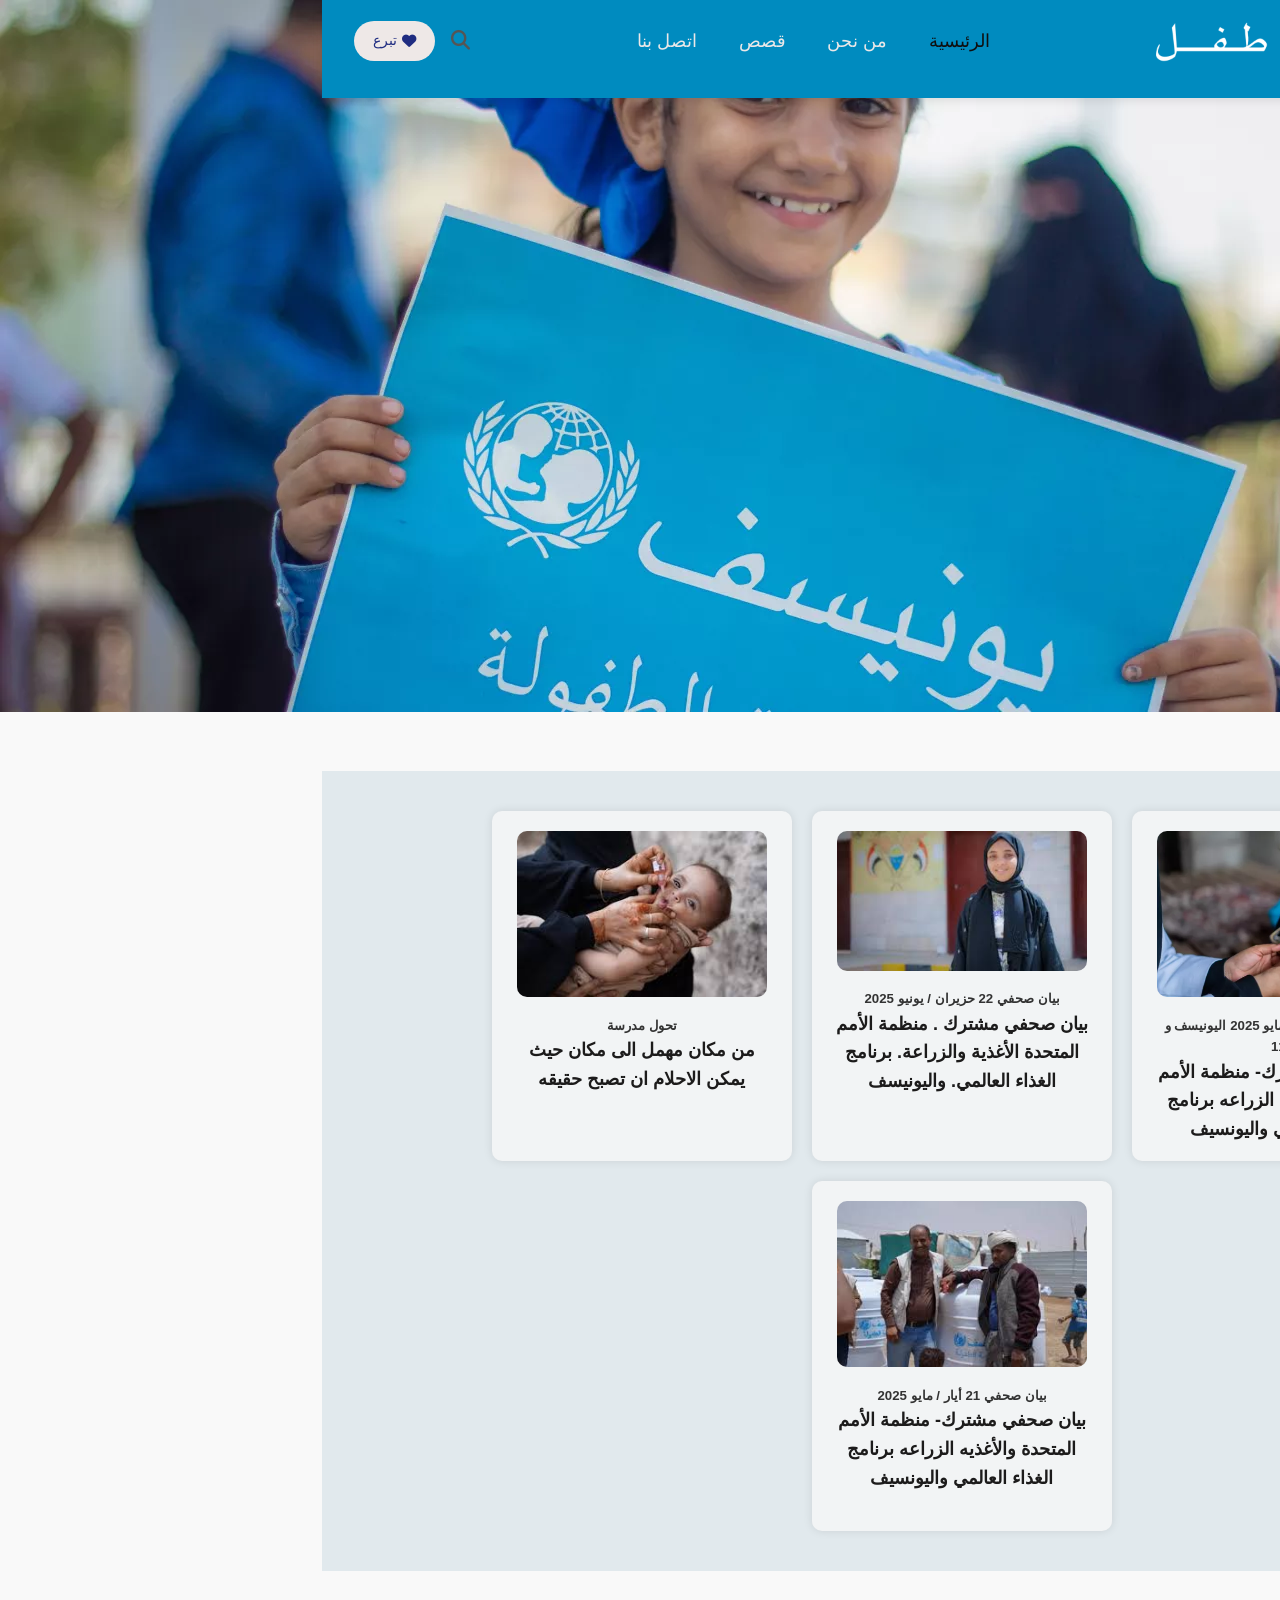
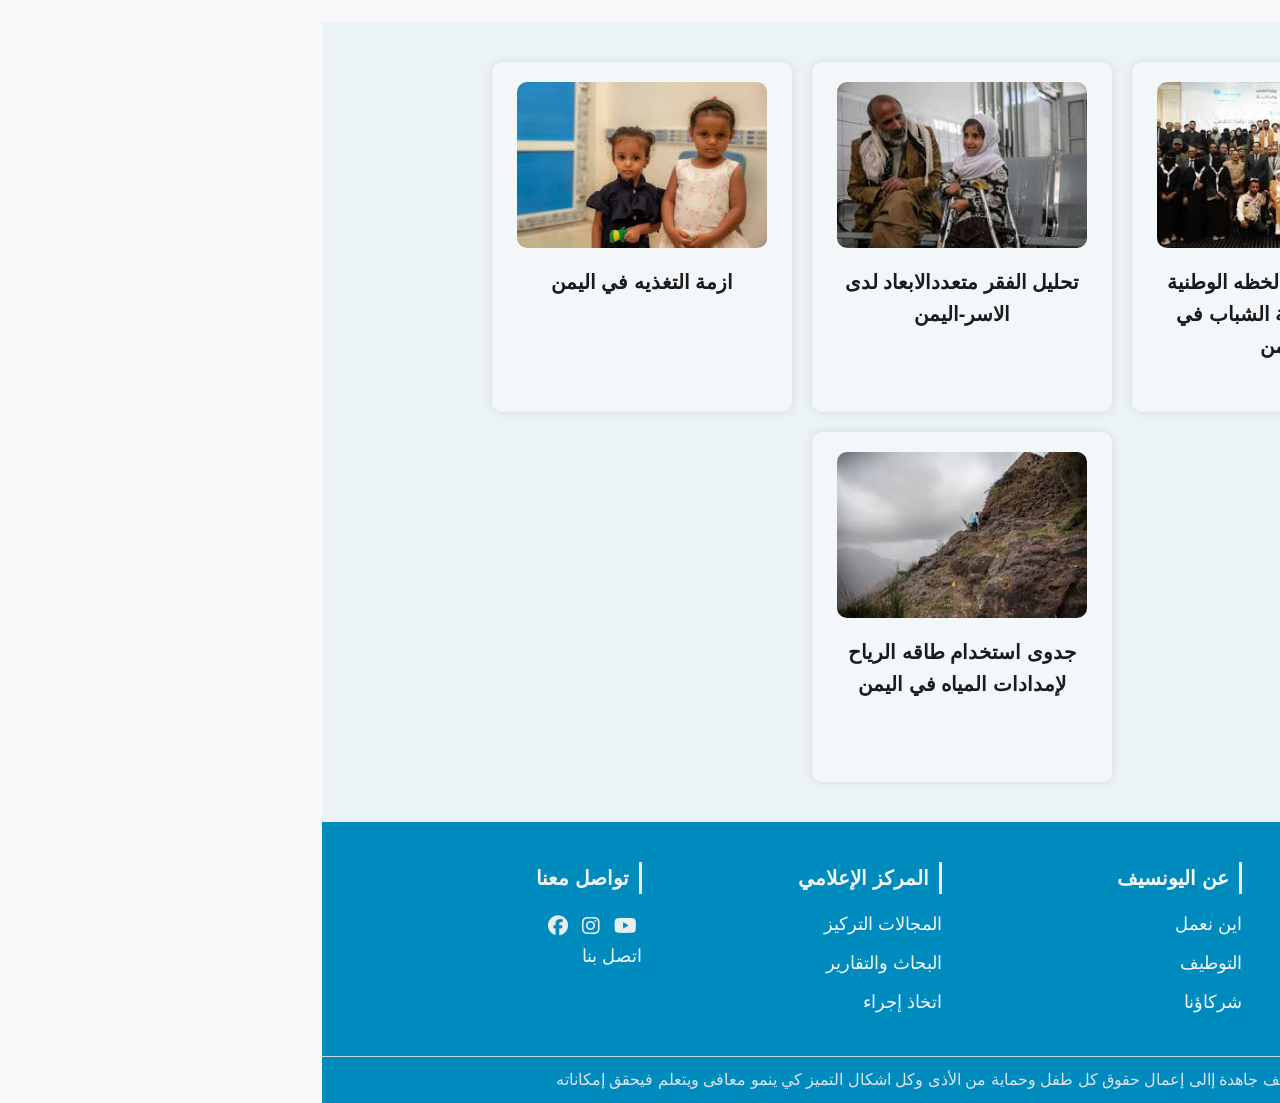
<file: index.html>
<!DOCTYPE html>
<html lang="ar" dir="rtl">
<head>
    <meta charset="UTF-8">
    <meta name="viewport" content="width=device-width, initial-scale=1.0">
    <link rel="stylesheet" href="https://cdnjs.cloudflare.com/ajax/libs/font-awesome/6.5.0/css/all.min.css" integrity="sha512-..." crossorigin="anonymous" referrerpolicy="no-referrer" />
    <title>اليونيسف</title>
    <link rel="stylesheet" href="css/style.css">
    <link rel="stylesheet" href="css/add.css">
 
    
 
</head>
<body>

   <!-- شريط التنقل -->
   
    <header class="header">
        <nav class="navbar">
            <!-- الشعار على اليمين -->
            <div class="logo-container">
                <img src="image/log.png" alt="شعار الموقع" class="logo">
               
            </div>
            
            <!-- عناصر القائمة -->
            <ul class="nav-links">
                <li><a href="index.html" class="active">الرئيسية</a></li>
                <li><a href="#"> من نحن </a></li>
                <li><a href="pages/stories.html">قصص</a></li>
                <li><a href="pages/contactus.html">اتصل بنا</a></li>
        
            </ul>
            <!-- عناصر التحكم -->
            <div class="nav-controls">
                <!-- أيقونة البحث -->
                <div class="search-icon">
                    <i class="fas fa-search"></i>
                </div>
                <!-- زر التبرع -->
                <a href="#" class="donate-btn">
                    <i class="fas fa-heart"></i>
                    تبرع
                </a>
                <!-- زر الهامبرجر -->
                <div class="hamburger-menu">
                    <div class="line line1"></div>
                    <div class="line line2"></div>
                    <div class="line line3"></div>
                </div>
            </div>
        
            <!-- قائمة الهاتف المنزلقة -->
            <div class="mobile-menu">
                <ul class="mobile-links">
                    <li><a href="#" class="active">الرئيسية</a></li>
                     <li><a href="#">من نحن</a></li>
                    <li><a href="pages/stories.html">القصص </a></li>
                    <li><a href="pages/contactus.html">اتصل بنا</a></li>
                </ul>
                
                <!-- زر التبرع في القائمة المنسدلة -->
                <a href="#" class="mobile-donate-btn">
                    <i class="fas fa-heart"></i>
                    تبرع الآن
                </a>
            </div>
        </nav>
    </header>

     <!-- القسم الرئيسي مع الصورة على اليمين -->
   
          <!-- الصورة على اليمين -->
            <div class="full-image1">
      <img src="image/12.jpeg" alt="imag">

      </div>

    </div>
            
            
      

    <!-- نموذج البحث -->
    <div class="search-overlay">
        <div class="search-container">
            <input type="text" placeholder="ابحث هنا...">
            <button><i class="fas fa-search"></i></button>
            <span class="close-search"><i class="fas fa-times"></i></span>
        </div>
    </div>

<h1>آخر الأخبار والقصص</h1>
  
  <section class="features-section">
  <div class="feature-box">
    <div class="icon-circle">
       <img src="image/B.jpeg" alt="Icon 1">
    </div>
       <h5>بيان صحفي 21 أيار / مايو 2025
اليونيسف و 115
</h5>
    <h2>بيان صحفي مشترك- منظمة الأمم المتحدة والأغذيه الزراعه برنامج الغذاء العالمي واليونسيف</h2>
  </div>
     </div>
     <div class="feature-box">
    <div class="icon-circle">
       <img src="image/B3.jpeg" alt="Icon 1">
    </div>
      <h5>بيان صحفي 22 حزيران / يونيو 2025</h5>
    <h2>  بيان صحفي مشترك .

منظمة الأمم المتحدة الأغذية والزراعة.

برنامج الغذاء العالمي. واليونيسف
    </h2>
  </div>
     </div>
     <div class="feature-box">
    <div class="icon-circle">
       <img src="image/B2.jpeg" alt="Icon 1">
    </div>
  
      <h5>تحول مدرسة</h5>
    <h2>        من مكان مهمل الى مكان حيث يمكن الاحلام ان تصبح حقيقه   </h2>
  </div>
     </div>
     <div class="feature-box">
    <div class="icon-circle">
       <img src="image/B4.jpeg" alt="Icon 1">
    </div>
      <h5> بيان صحفي 21 أيار / مايو 2025</h5>
    <h2>بيان صحفي مشترك- منظمة الأمم المتحدة والأغذيه الزراعه برنامج الغذاء العالمي واليونسيف</h2>
  </div>
     </div>
     
  </section>
<h1>التقارير والمنشورات</h1>
  
  <section class="features-section1">
  <div class="feature-box1">
    <div class="imag-circle">
       <img src="image/A1.jpeg" alt="Icon 1">
    </div>
   <h2>فريق تمكين- الخظه الوطنية لتمكين وتنمية الشباب في البمن</h2>
  
  </div>
     </div>
     <div class="feature-box1">
    <div class="imag-circle">
       <img src="image/A2.jpeg" alt="Icon 1">
    </div>
      <h2>تحليل الفقر متعددالابعاد لدى الاسر-اليمن</h2>
   
  </div>
     </div>
     <div class="feature-box1">
    <div class="imag-circle">
       <img src="image/A3.jpeg" alt="Icon 1">
    </div>
      <h2>ازمة التغذيه في اليمن</h3>
   
  </div>
     </div>
     <div class="feature-box1">
    <div class="icon-circle">
       <img src="image/A4.jpeg" alt="Icon 1">
    </div>
 
        <h2>جدوى استخدام طاقه الرياح لإمدادات المياه في اليمن</h2>
   
  </div>
     </div>
     
  </section>



    <!-- قسم الفوتر -->
    
<footer class="footer">
  <div class="footer-container">
    <div class="footer-column">
      <h3>الروابط السريعه</h3>
      <ul class="u1">
        <li><a href="index.html"> الرئيسية</a></li>
        <li><a href="#"> من نحن</a></li>
        <li><a href="pages/stories.html"> قصص</a></li>
      </ul>
    </div>
    <div class="footer-column">
      <h3>عن اليونسيف</h3>
      <ul>
        <li><a href="#"> اين نعمل </a></li>
        <li><a href="#"> التوطيف</a></li>
        <li><a href="#"> شركاؤنا</a></li>
      </ul>
    </div>
    <div class="footer-column">
      <h3>المركز الإعلامي</h3>
      <ul>
        <li><a href="#"> المجالات التركيز</a></li>
        <li><a href="#">  البحاث والتقارير</a></li>
        <li><a href="#">   اتخاذ إجراء</a></li>
      </ul>
    </div>
    <div class="footer-column">
      <h3>تواصل معنا</h3>
      <ul class="social-icons">
       <a href="https://www.youtube.com/user/UNICEFYemen"><i class="fab fa-youtube"></i></a>
        <a href="https://www.instagram.com/unicef_yemen/"><i class="fab fa-instagram"></i></a>
        <a href="https://www.facebook.com/unicefyemen/"><i class="fab fa-facebook"></i></a>
      </ul>
      <ul>
        <li><a href="#">  اتصل بنا </a></li>
       
        
      </ul>
    </div>
    <!-- يمكنك إضافة عمود رابع لشعار المنظمة إذا أحببت -->
  </div>
  <div class="footer-bottom">
    <p>تسعى اليونسيف جاهدة إالى إعمال حقوق كل طفل وحماية من الأذى وكل اشكال التميز كي ينمو معافى ويتعلم فيحقق إمكاناته  </p>
  </div>
</footer>
 <script src="js/script.js"></script>
</body>
</html>
</file>
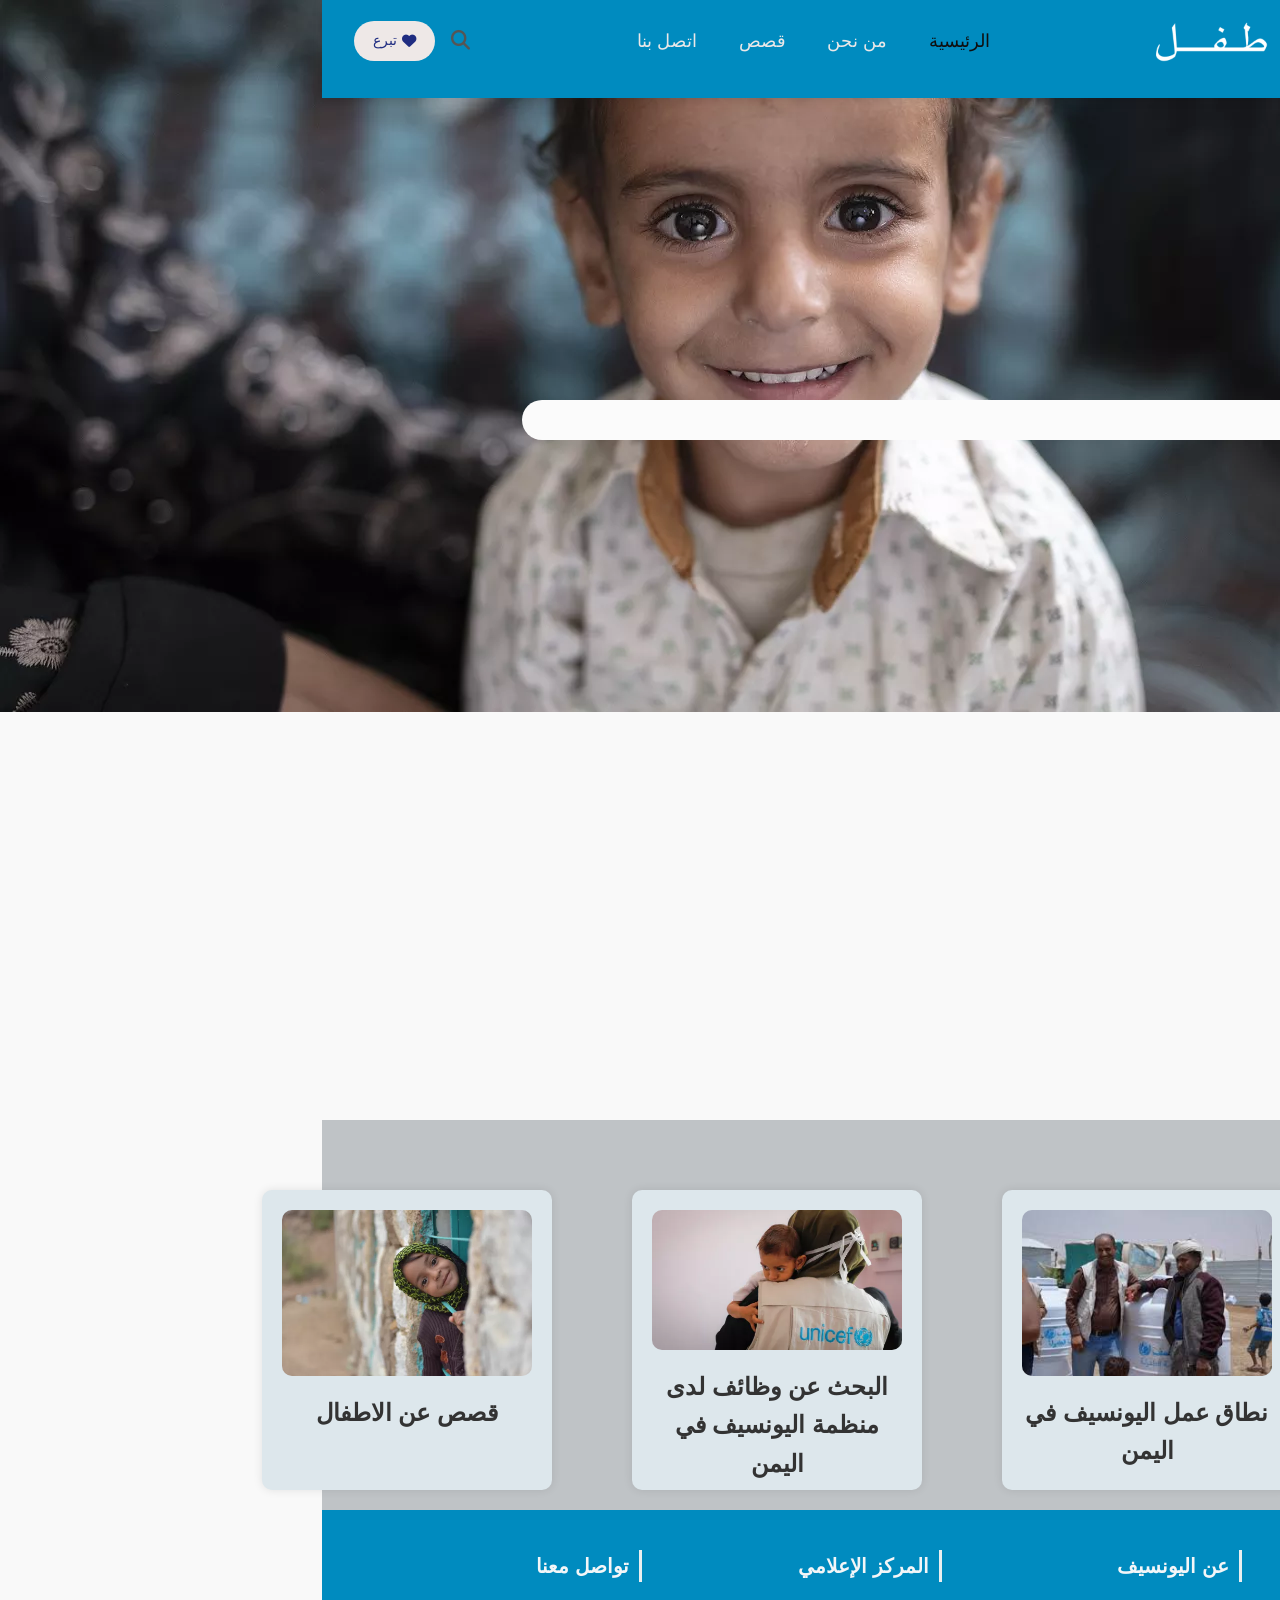
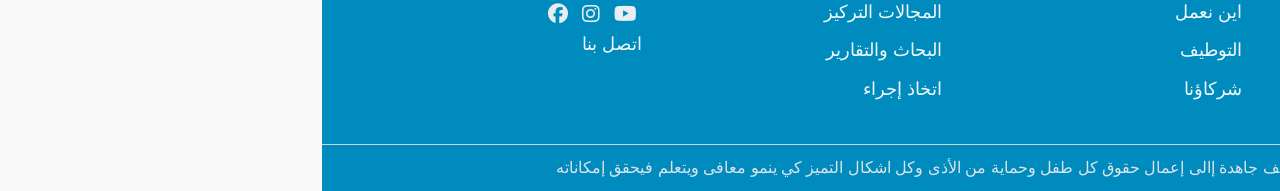
<file: pages/contactus.html>
<!DOCTYPE html>
<html lang="en">
<head>
    <meta charset="UTF-8">
    <meta name="viewport" content="width=device-width, initial-scale=1.0">
    <link rel="stylesheet" href="https://cdnjs.cloudflare.com/ajax/libs/font-awesome/6.5.0/css/all.min.css" integrity="sha512-..." crossorigin="anonymous" referrerpolicy="no-referrer" />
    <link href="https://fonts.googleapis.com/css2?family=Lato:wght@400;700&display=swap" rel="stylesheet">
    <title>قصص</title>
     <link rel="stylesheet" href="../css/style.css">
     <link rel="stylesheet" href="../css/add.css">
   
</head>
<body>
   <!-- شريط التنقل -->
   
    <header class="header">
        <nav class="navbar">
            <!-- الشعار على اليمين -->
            <div class="logo-container">
                <img src="../image/log.png" alt="شعار الموقع" class="logo">
               
            </div>
            
            <!-- عناصر القائمة -->
            <ul class="nav-links">
                <li><a href="../index.html" class="active">الرئيسية</a></li>
                <li><a href="#"> من نحن </a></li>
                <li><a href="../pages/stories.html">قصص</a></li>
                <li><a href="../pages/contactus.html">اتصل بنا</a></li>
        
            </ul>
            <!-- عناصر التحكم -->
            <div class="nav-controls">
                <!-- أيقونة البحث -->
                <div class="search-icon">
                    <i class="fas fa-search"></i>
                </div>
                <!-- زر التبرع -->
                <a href="#" class="donate-btn">
                    <i class="fas fa-heart"></i>
                    تبرع
                </a>
                <!-- زر الهامبرجر -->
                <div class="hamburger-menu">
                    <div class="line line1"></div>
                    <div class="line line2"></div>
                    <div class="line line3"></div>
                </div>
            </div>
        
            <!-- قائمة الهاتف المنزلقة -->
            <div class="mobile-menu">
                <ul class="mobile-links">
                    <li><a href="../index.html" class="active">الرئيسية</a></li>
                     <li><a href="#">من نحن</a></li>
                    <li><a href="../pages/stories.html">القصص </a></li>
                    <li><a href="../pages/contactus.html">اتصل بنا</a></li>
                </ul>
                
                <!-- زر التبرع في القائمة المنسدلة -->
                <a href="#" class="mobile-donate-btn">
                    <i class="fas fa-heart"></i>
                    تبرع الآن
                </a>
            </div>
        </nav>
    </header>
  

    <div class="full-image1">
      <img src="../image/13.jpeg" alt="imag">
      <div class="overlay1">
<!-- <h1> قصص من اليمن</h1>
<p>قصص مِن وعَن الأطفال الذين يعيشون في اليمن</p> -->



    </div>
      </div>
     


<section class="conta-sec">
    <div class="conta-box">
        <div class="imge-srs">
<img src="../image/T1.jpeg" alt="">

        </div>
        <h2>     تحول مدرسةمكان تصبح الحلام حقيقه</h2>
    </div>
      <div class="conta-box">
        <div class="imge-srs">
<img src="../image/B4.jpeg" alt="">
        </div>
        <h2>نطاق عمل اليونسيف في اليمن</h2>
    </div>
       <div class="conta-box">
        <div class="imge-srs">
<img src="../image/T3.jpeg" alt="">
        </div>
        <h2>        البحث عن وظائف لدى منظمة اليونسيف في اليمن</h2>
    </div>
        <div class="conta-box">
        <div class="imge-srs">
<img src="../image/T4.jpeg" alt="">
        </div>
        <h2>  قصص عن الاطفال</h2>
    </div>
           

    </div>
</section>
  




    <footer class="footer">
  <div class="footer-container">
    <div class="footer-column">
      <h3>الروابط السريعه</h3>
      <ul class="u1">
        <li><a href="../index.html"> الرئيسية</a></li>
    <li>  <a href="#"> من نحن</a></li>
        <li><a href="../pages/stories.html"> قصص</a></li>
      </ul>
    </div>
    <div class="footer-column">
      <h3>عن اليونسيف</h3>
      <ul>
        <li><a href="#"> اين نعمل </a></li>
        <li><a href="#"> التوطيف</a></li>
        <li><a href="#"> شركاؤنا</a></li>
      </ul>
    </div>
    <div class="footer-column">
      <h3>المركز الإعلامي</h3>
      <ul>
        <li><a href="#"> المجالات التركيز</a></li>
        <li><a href="#">  البحاث والتقارير</a></li>
        <li><a href="#">   اتخاذ إجراء</a></li>
      </ul>
    </div>
    <div class="footer-column">
      <h3>تواصل معنا</h3>
      <ul class="social-icons">
       <a href="https://www.youtube.com/user/UNICEFYemen"><i class="fab fa-youtube"></i></a>
        <a href="https://www.instagram.com/unicef_yemen/"><i class="fab fa-instagram"></i></a>
        <a href="https://www.facebook.com/unicefyemen/"><i class="fab fa-facebook"></i></a>
      </ul>
      <ul>
        <li><a href="../pages/stories.html">  اتصل بنا </a></li>
       
        
      </ul>
    </div>
    <!-- يمكنك إضافة عمود رابع لشعار المنظمة إذا أحببت -->
  </div>
  <div class="footer-bottom">
    <p>تسعى اليونسيف جاهدة إالى إعمال حقوق كل طفل وحماية من الأذى وكل اشكال التميز كي ينمو معافى ويتعلم فيحقق إمكاناته  </p>
  </div>
</footer>
 <script src="../js/script.js"></script>

</body>
</html>
</file>
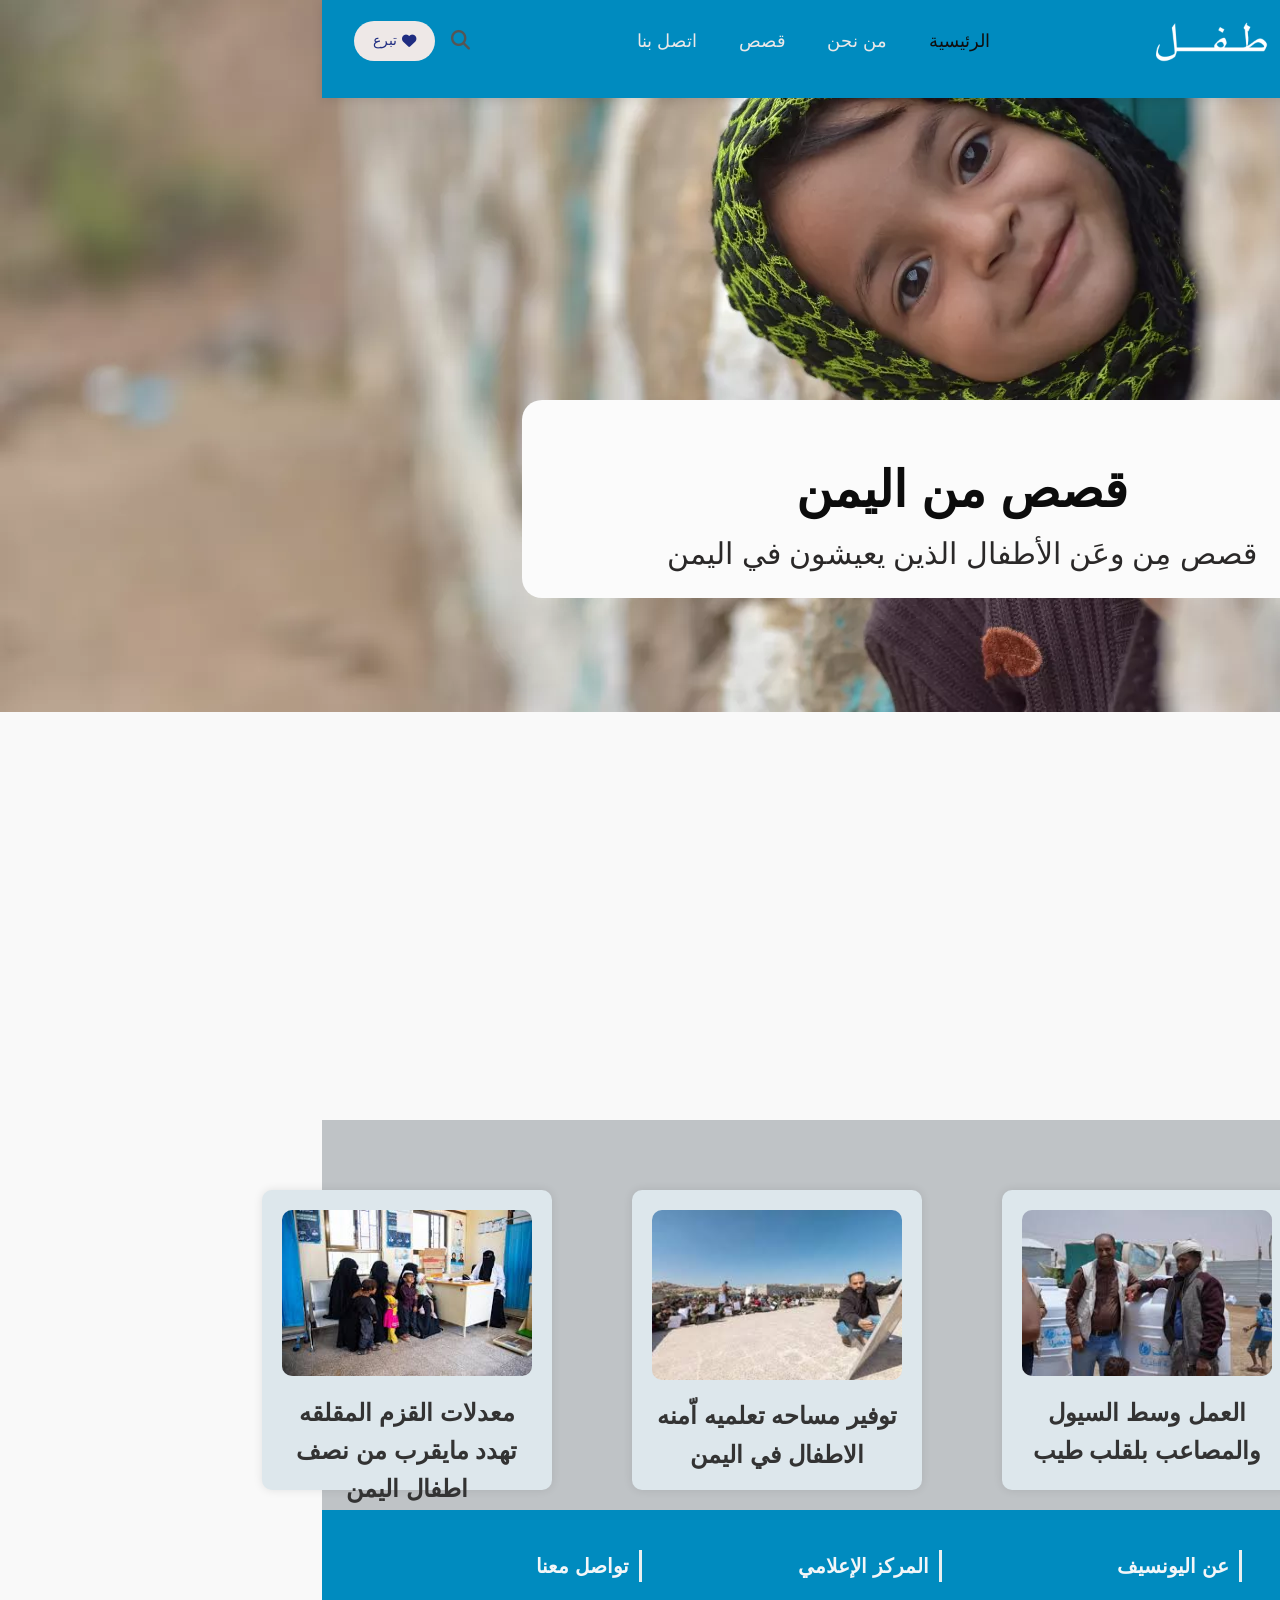
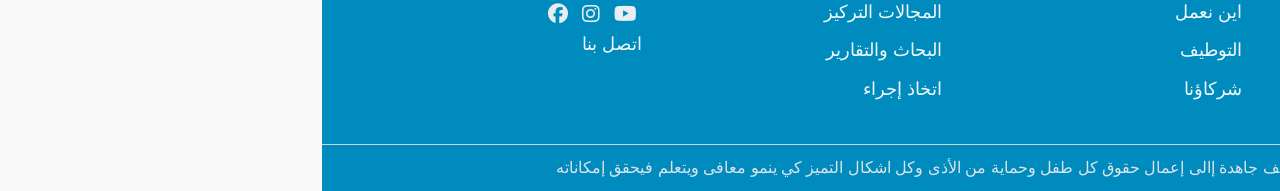
<file: pages/stories.html>
<!DOCTYPE html>
<html lang="en">
<head>
    <meta charset="UTF-8">
    <meta name="viewport" content="width=device-width, initial-scale=1.0">
    <link rel="stylesheet" href="https://cdnjs.cloudflare.com/ajax/libs/font-awesome/6.5.0/css/all.min.css" integrity="sha512-..." crossorigin="anonymous" referrerpolicy="no-referrer" />
    <link href="https://fonts.googleapis.com/css2?family=Lato:wght@400;700&display=swap" rel="stylesheet">
    <title>قصص</title>
     <link rel="stylesheet" href="../css/style.css">
     <link rel="stylesheet" href="../css/add.css">
   
</head>
<body>
   <!-- شريط التنقل -->
   
    <header class="header">
        <nav class="navbar">
            <!-- الشعار على اليمين -->
            <div class="logo-container">
                <img src="../image/log.png" alt="شعار الموقع" class="logo">
               
            </div>
            
            <!-- عناصر القائمة -->
            <ul class="nav-links">
                <li><a href="../index.html" class="active">الرئيسية</a></li>
                <li><a href="#"> من نحن </a></li>
                <li><a href="../pages/stories.html">قصص</a></li>
                <li><a href="../pages/contactus.html">اتصل بنا</a></li>
        
            </ul>
            <!-- عناصر التحكم -->
            <div class="nav-controls">
                <!-- أيقونة البحث -->
                <div class="search-icon">
                    <i class="fas fa-search"></i>
                </div>
                <!-- زر التبرع -->
                <a href="#" class="donate-btn">
                    <i class="fas fa-heart"></i>
                    تبرع
                </a>
                <!-- زر الهامبرجر -->
                <div class="hamburger-menu">
                    <div class="line line1"></div>
                    <div class="line line2"></div>
                    <div class="line line3"></div>
                </div>
            </div>
        
            <!-- قائمة الهاتف المنزلقة -->
            <div class="mobile-menu">
                <ul class="mobile-links">
                    <li><a href="../index.html" class="active">الرئيسية</a></li>
                     <li><a href="#">من نحن</a></li>
                    <li><a href="../pages/stories.html">القصص </a></li>
                    <li><a href="../pages/contactus.html">اتصل بنا</a></li>
                </ul>
                
                <!-- زر التبرع في القائمة المنسدلة -->
                <a href="#" class="mobile-donate-btn">
                    <i class="fas fa-heart"></i>
                    تبرع الآن
                </a>
            </div>
        </nav>
    </header>
 

    <div class="full-image1">
      <img src="../image/AA.jpeg" alt="imag">
      <div class="overlay1">
<h1> قصص من اليمن</h1>
<p>قصص مِن وعَن الأطفال الذين يعيشون في اليمن</p>



    </div>
      </div>
     


 <section class="conta-sec">
    <div class="conta-box">
        <div class="imge-srs">
<img src="../image/B3.jpeg" alt="">

        </div>
        <h2>     تحول مدرسةمكان تصبح الحلام حقيقه</h2>
    </div>
      <div class="conta-box">
        <div class="imge-srs">
<img src="../image/B4.jpeg" alt="">
        </div>
        <h2>العمل وسط السيول والمصاعب بلقلب طيب </h2>
    </div>
       <div class="conta-box">
        <div class="imge-srs">
<img src="../image/k2.jpeg" alt="">
        </div>
        <h2>       توفير مساحه تعلميه اّمنه الاطفال في اليمن</h2>
    </div>
        <div class="conta-box">
        <div class="imge-srs">
<img src="../image/k4.jpeg" alt="">
        </div>
        <h2>  معدلات القزم المقلقه تهدد مايقرب من نصف اطفال اليمن</h2>
    </div>
           

    </div>
</section>
  




    <footer class="footer">
  <div class="footer-container">
    <div class="footer-column">
      <h3>الروابط السريعه</h3>
      <ul class="u1">
        <li><a href="../index.html"> الرئيسية</a></li>
    <li>  <a href="#"> من نحن</a></li>
        <li><a href="../pages/stories.html"> قصص</a></li>
      </ul>
    </div>
    <div class="footer-column">
      <h3>عن اليونسيف</h3>
      <ul>
        <li><a href="#"> اين نعمل </a></li>
        <li><a href="#"> التوطيف</a></li>
        <li><a href="#"> شركاؤنا</a></li>
      </ul>
    </div>
    <div class="footer-column">
      <h3>المركز الإعلامي</h3>
      <ul>
        <li><a href="#"> المجالات التركيز</a></li>
        <li><a href="#">  البحاث والتقارير</a></li>
        <li><a href="#">   اتخاذ إجراء</a></li>
      </ul>
    </div>
    <div class="footer-column">
      <h3>تواصل معنا</h3>
      <ul class="social-icons">
       <a href="https://www.youtube.com/user/UNICEFYemen"><i class="fab fa-youtube"></i></a>
        <a href="https://www.instagram.com/unicef_yemen/"><i class="fab fa-instagram"></i></a>
        <a href="https://www.facebook.com/unicefyemen/"><i class="fab fa-facebook"></i></a>
      </ul>
      <ul>
        <li><a href="../pages/stories.html">  اتصل بنا </a></li>
       
        
      </ul>
    </div>
    <!-- يمكنك إضافة عمود رابع لشعار المنظمة إذا أحببت -->
  </div>
  <div class="footer-bottom">
    <p>تسعى اليونسيف جاهدة إالى إعمال حقوق كل طفل وحماية من الأذى وكل اشكال التميز كي ينمو معافى ويتعلم فيحقق إمكاناته  </p>
  </div>
</footer>
 <script src="../js/script.js"></script>

</body>
</html>
</file>
<file: css/style.css>
body {
    margin: 0;
    font-family: 'Cairo', Tahoma, Arial, sans-serif;
    background: #f5f9fc;
    color: #222;
    direction: rtl;
    font-family: 'Lato', sans-serif;
}
/* التهيئة العامة */
* {
    margin: 0;
    padding: 0;
    box-sizing: border-box;
    font-family: 'Tajawal', sans-serif;
}

body {
    background-color: #f9f9f9;
    color: #333;
    line-height: 1.6;
}

/* شريط التنقل */
.header {
    height: 98px;
    background-color: #008bbf;
    box-shadow: 0 2px 10px rgba(0, 0, 0, 0.1);
    position: fixed;
    width: 100%;
    top: 0;
    z-index: 1000;
}

.navbar {
    display: flex;
    justify-content: space-between;
    align-items: center;
    padding: 1rem 2rem;
    max-width: 1400px;
    margin: 0 auto;
}

/* الشعار */

.logo-container {
  display:block;
    align-items: center;
    gap: 40px;  
}

.logo-container img {
    height: 50px;
    max-height: none;
    max-width: none;
    width: auto;
   
  display: flex;
  align-items: center;
  margin-right: 0px; /* ← يحرك اللوجو إلى اليسار */
}

.logo-container span {
    font-size: 1.5rem;
    font-weight: bold;
    
}

/* روابط التنقل */
.nav-links {
  color: #52bacf;
    display: flex;
    list-style: none;
}

.nav-links li a {
    color: #ebe8e8;
    text-decoration: none;
    padding: 0.5rem 1rem;
    margin: 0 0.3rem;
    font-size: 1.1rem;
    transition: all 0.3s ease;
    font-weight: 550;
}

.nav-links li a:hover, 
.nav-links li a.active {
    color: #0f0f0f;
}

/* عناصر التحكم في الشريط */
.nav-controls {
    display: flex;
    align-items: center;
    gap: 1rem;
}

/* أيقونة البحث */
.search-icon {
    font-size: 1.2rem;
    color: #555;
    cursor: pointer;
    transition: all 0.3s ease;
}

.search-icon:hover {
    color: #3498db;
}

/* زر التبرع */
.donate-btn {
    background-color: hsl(9, 18%, 92%);
    color: rgb(31, 44, 129);
    padding: 0.5rem 1.2rem;
    border-radius: 50px;
    text-decoration: none;
    font-size: 0.9rem;
    transition: all 0.3s ease;
    display: flex;
    align-items: center;
    gap: 5px;
}

.donate-btn:hover {
    background-color: #131313;
    transform: translateY(-2px);
    box-shadow: 0 4px 8px rgba(0, 0, 0, 0.1);
}

/* زر الهامبرجر */
.hamburger-menu {
    width: 30px;
    height: 20px;
    display: none;
    flex-direction: column;
    justify-content: space-between;
    cursor: pointer;
    z-index: 1001;
}

.hamburger-menu .line {
    width: 100%;
    height: 3px;
    background-color: #333;
    transition: all 0.3s ease;
}

/* القائمة المنسدلة للهاتف */
.mobile-menu {
    position: fixed;
    top: 0;
    right: -100%;
    width: 300px;
    height: 100vh;
    background-color: #fff;
    box-shadow: -5px 0 15px rgba(0, 0, 0, 0.1);
    padding: 5rem 2rem;
    transition: all 0.5s ease;
    z-index: 1000;
}

.mobile-menu.active {
    right: 0;
}

.mobile-links {
    list-style: none;
    margin-bottom: 2rem;
}

.mobile-links li {
    margin-bottom: 1.5rem;
}

.mobile-links li a {
    color: #555;
    text-decoration: none;
    font-size: 1.2rem;
    transition: all 0.3s ease;
    display: block;
    padding: 0.5rem 0;
}

.mobile-links li a:hover {
    color: #3498db;
    padding-right: 10px;
}

.mobile-donate-btn {
    background-color: #e74c3c;
    color: white;
    padding: 0.8rem 1.5rem;
    border-radius: 50px;
    text-decoration: none;
    font-size: 1rem;
    transition: all 0.3s ease;
    display: inline-flex;
    align-items: center;
    gap: 8px;
    width: fit-content;
}

.mobile-donate-btn:hover {
    background-color: #c0392b;
}

/* القسم الرئيسي */
.hero {
    display: flex;
    align-items: center;
    justify-content: space-between;
    padding: 8rem 2rem 4rem;
    max-width: 1400px;
    margin: 0 auto;
}






/* التكيف مع الشاشات الصغيرة */
@media (max-width: 768px) {
    .content-section {
        flex-direction: column-reverse;
    }
    
    .text-content, .image-content {
        width: 100%;
        padding: 2rem;
    }
    
    .text-content {
        text-align: center;
    }
    
    .divider {
        margin-left: auto;
        margin-right: auto;
    }
    
    .more-link {
        justify-content: center;
    }
}
.hero-buttons {
   
    gap: 1rem;
        text-align: right;
}

.primary-btn {
    background-color: #3498db;
    color: white;
    padding: 0.8rem 1.8rem;
    border-radius: 50px;
    text-decoration: none;
    font-size: 1.1rem;
    transition: all 0.3s ease;
}

.primary-btn:hover {
    background-color: #2980b9;
    transform: translateY(-3px);
    box-shadow: 0 5px 15px rgba(0, 0, 0, 0.1);
}

.secondary-btn {
    background-color: transparent;
    color: #3498db;
    padding: 0.8rem 1.8rem;
    border-radius: 50px;
    text-decoration: none;
    font-size: 1.1rem;
    transition: all 0.3s ease;
    border: 2px solid #3498db;
}

.secondary-btn:hover {
    background-color: #f0f8ff;
    transform: translateY(-3px);
    box-shadow: 0 5px 15px rgba(0, 0, 0, 0.1);
}


/* استجابة الجوال */
@media (max-width: 768px) {
  .features-section {
    flex-direction: column;
    align-items: center;

  }
}
@media (max-width: 768px) {
  .full-image {
    flex-direction: column;
    align-items: center;

  }
}
 


/* نموذج البحث */
.search-overlay {
    position: fixed;
    top: 0;
    left: 0;
    width: 100%;
    height: 100%;
    background-color: rgba(0, 0, 0, 0.8);
    display: flex;
    justify-content: center;
    align-items: center;
    z-index: 2000;
    opacity: 0;
    visibility: hidden;
    transition: all 0.3s ease;
}

.search-overlay.active {
    opacity: 1;
    visibility: visible;
}

.search-container {
    width: 80%;
    max-width: 600px;
    position: relative;
}

.search-container input {
    width: 100%;
    padding: 1.2rem 2rem;
    font-size: 1.2rem;
    border: none;
    border-radius: 50px;
}

.search-container button {
    position: absolute;
    left: 20px;
    top: 50%;
    transform: translateY(-50%);
    background: none;
    border: none;
    color: #555;
    font-size: 1.2rem;
    cursor: pointer;
}

.close-search {
    position: absolute;
    right: 20px;
    top: 50%;
    transform: translateY(-50%);
    color: white;
    font-size: 1.5rem;
    cursor: pointer;
}

/* تأثيرات الهامبرجر عند الفتح */
.hamburger-menu.active .line1 {
    transform: rotate(45deg) translate(5px, 5px);
}
.hamburger-menu.active .line2 {
    opacity: 0;
}
.hamburger-menu.active .line3 {
    transform: rotate(-45deg) translate(5px, -5px);
}

/* التكيف مع الشاشات الصغيرة */
@media (max-width: 992px) {
    .nav-links {
        display: none;
    }
    
    .hamburger-menu {
        display: flex;
    }
    
    .hero {
        flex-direction: column-reverse;
        padding-top: 6rem;
        text-align: center;
    }
    
    .hero-content {
        padding-left: 0;
        margin-top: 2rem;
    }
    
    .hero-content p {
        margin-left: auto;
        margin-right: auto;
    }
    
    .hero-buttons {
        justify-content: center;
    }
}

@media (max-width: 576px) {
    .navbar {
        padding: 1rem;
    }
    
    .donate-btn span {
        display: none;
    }
    
    .hero-content h1 {
        font-size: 2.2rem;
    }
    
    .hero-buttons {
        flex-direction: column;
        gap: 0.8rem;
    }
    
    .primary-btn, .secondary-btn {
        width: 100%;
        text-align: center;
    }
}






.features-section {
  display: flex;
  flex-wrap: wrap;
  justify-content: center;
  gap: 20px;
  padding: 40px;
  background-color: #e1e9ed;
}

.feature-box {
  /* display: flex; */
   background-color: rgb(242, 244, 245);
  /* background-color: rgb(231, 233, 234); */
  padding: 20px;
  width: 300px;
  height: 350px;
  text-align: center;
  border-radius: 10px;
  box-shadow: 0 0 10px rgba(0,0,0,0.1);
  transition: transform 0.3s;
  direction: rtl;
  /* opacity:0.5; */
}

.feature-box img {
  width: 250px;
border-radius: 10px;
  margin-bottom: 10px;
}
.feature-box p{
    font-weight: 600px;
}
.feature-box h2{
font-size: 18px;
color: #1c1b1b;
}
.feature-box:hover {
  transform: translateY(-5px);
}

.features-section1 {
  display: flex;
  flex-wrap: wrap;
  justify-content: center;
  gap: 20px;
  padding: 40px;
  background-color: #ebf3f7;
}
.feature-box1 h2{
font-size: 20px;
color: #1c1b1b;
}

.feature-box1 {
  /* display: flex; */
   background-color: #f3f7fa;
  /* background-color: rgb(231, 233, 234); */
  padding: 20px;
  width: 300px;
  height:350px;
  text-align: center;
  border-radius: 10px;
  box-shadow: 0 0 10px rgba(0,0,0,0.1);
  transition: transform 0.3s;
  direction: rtl;
  /* opacity:0.5; */
}

.feature-box1 img {
  width: 250px;
border-radius: 10px;
  margin-bottom: 10px;
}

.feature-box1:hover {
  transform: translateY(-5px);
}



/*--------------- footer*/





.footer {
  background: #008bbf;
  padding: 40px 0 10px 0;
  font-family: 'Arial', sans-serif;
  font-size: 14px;
  direction: rtl; /* إذا الموقع عربي */
}
 .footer-column h3{
  color: #f3f6f8;
}
.footer-container {
  display: flex;
  justify-content: space-around;
  flex-wrap: wrap;
  max-width: 1200px;
  margin: auto;
}
.footer-column {
  flex: 1;
  min-width: 180px;
  margin: 0 20px;
}
.footer-column h3 {
  margin-bottom: 16px;
  font-size: 20px;
  border-right: 3px solid #eaeeef;
  padding-right: 10px;
  font-weight: bold;
}
.footer-column ul {
  list-style: none;
  padding: 0;
  font-family: 'Gill Sans', 'Gill Sans MT', Calibri, 'Trebuchet MS', sans-serif;
}
.footer-column ul li {
  margin-bottom: 10px;
}
.footer-column ul li a {
  color: #f3f8fa;
  font-family: 'Gill Sans', 'Gill Sans MT', Calibri, 'Trebuchet MS', sans-serif;
  text-decoration: none;
  font-size: 18px;
  transition: color 0.2s;
  
}
.footer-column ul li:hover, 
.footer-column ul li.active {
    color: #181717;
}

.footer-column ul li a:hover {
  color: #0d0d0d;
}
.social-icons {
      margin-top: 15px;
    }

    .social-icons a {
      margin: 0 5px;
      color: #e8edf0;
      font-size: 20px;
      text-decoration: none;
    }
.footer-bottom {
  border-top: 1px solid #cbd6d6;
  margin-top: 30px;
  text-align: center;
  font-size: 16px;
  padding: 10px 0 0 0;
  color: #dce3e9;
}
.social-icons a:hover, 
.social-icons a.active {
    color: #181717;
}
</file>
<file: css/add.css>
/* جزء الصورة */
.full-image {
flex: 1;
position: relative;

}

.full-image{
  margin-top:100px;
height: 40%;
border-radius: 10px;   
  
}
.overlay{
    position: absolute;
   margin-top: 20px;
    top: 600px;
    left: 100px;
    right: 100px;
    background-color: rgb(251, 251, 251);
    color: #2a2828;
    padding: 20px;
    border-radius: 20px;
    text-align: right;
    direction: rtl;
}



.overlay h1{
   font-weight:bold; 
   font-size: 50px;
   color: #0c0c0c;
   text-align: right;
   margin-inline: 40px;
   margin-top: 30px;
   
}
.overlay p{
font-size: 30px;
margin-inline: 40px;
}

.overlay1{
    position: absolute;
   margin-top:200px;
    top: 200px;
    left: 200px;
    right: 200px;
    background-color: rgb(251, 251, 251);
    color: #2a2828;
    padding: 20px;
    border-radius: 20px;
    text-align: center;
    direction: rtl;
}
.overlay1 h1{
   font-weight:bold; 
   font-size: 50px;
   color: #0c0c0c;
   text-align: center;
   margin-inline: 40px;
   margin-top: 30px;
   
}
.overlay1 p{
font-size: 30px;
margin-inline: 40px;
}


.contact-info {
            margin-right: 20px;
        }
        
        .contact-info ul {
            list-style-type: none;
            padding: 0;
        }
.contact-info li {
            margin-bottom: 10px;
            font-size: 20px;
            position: relative;
            padding-right: 20px;
        }
        
        .contact-info li:before {
            content: "";
            color: #0066cc;
            font-size: 20px;
            position: absolute;
            right: 0;
        }
        
        .email {
            color: #0066cc;
            text-decoration: none;
            font-weight: 500;
        }
        
        .email:hover {
            text-decoration: underline;
        }
        
.conta-sec{
    margin-top: 400px;
   display: flex;
  flex-wrap:nowrap;
  justify-content: center;
  gap: 40px;
  padding-top:50px;
 
 
  background-color: #bfc3c6;
}
.conta-box{
/* display: flex; */
   background-color: rgb(221, 231, 236);
  /* background-color: rgb(231, 233, 234); */
  padding: 20px;

  width: 300px;
  height: 300px;
  text-align: center;
  border-radius: 10px;
  box-shadow: 0 0 10px rgba(0,0,0,0.1);
  transition: transform 0.3s;
  direction: rtl;
  margin: 20px 20px 20px 20px;
  /* opacity:0.5; */
}
.conta-box img{
     width: 250px;
border-radius: 10px;
  margin-bottom: 10px;
}
</file>
